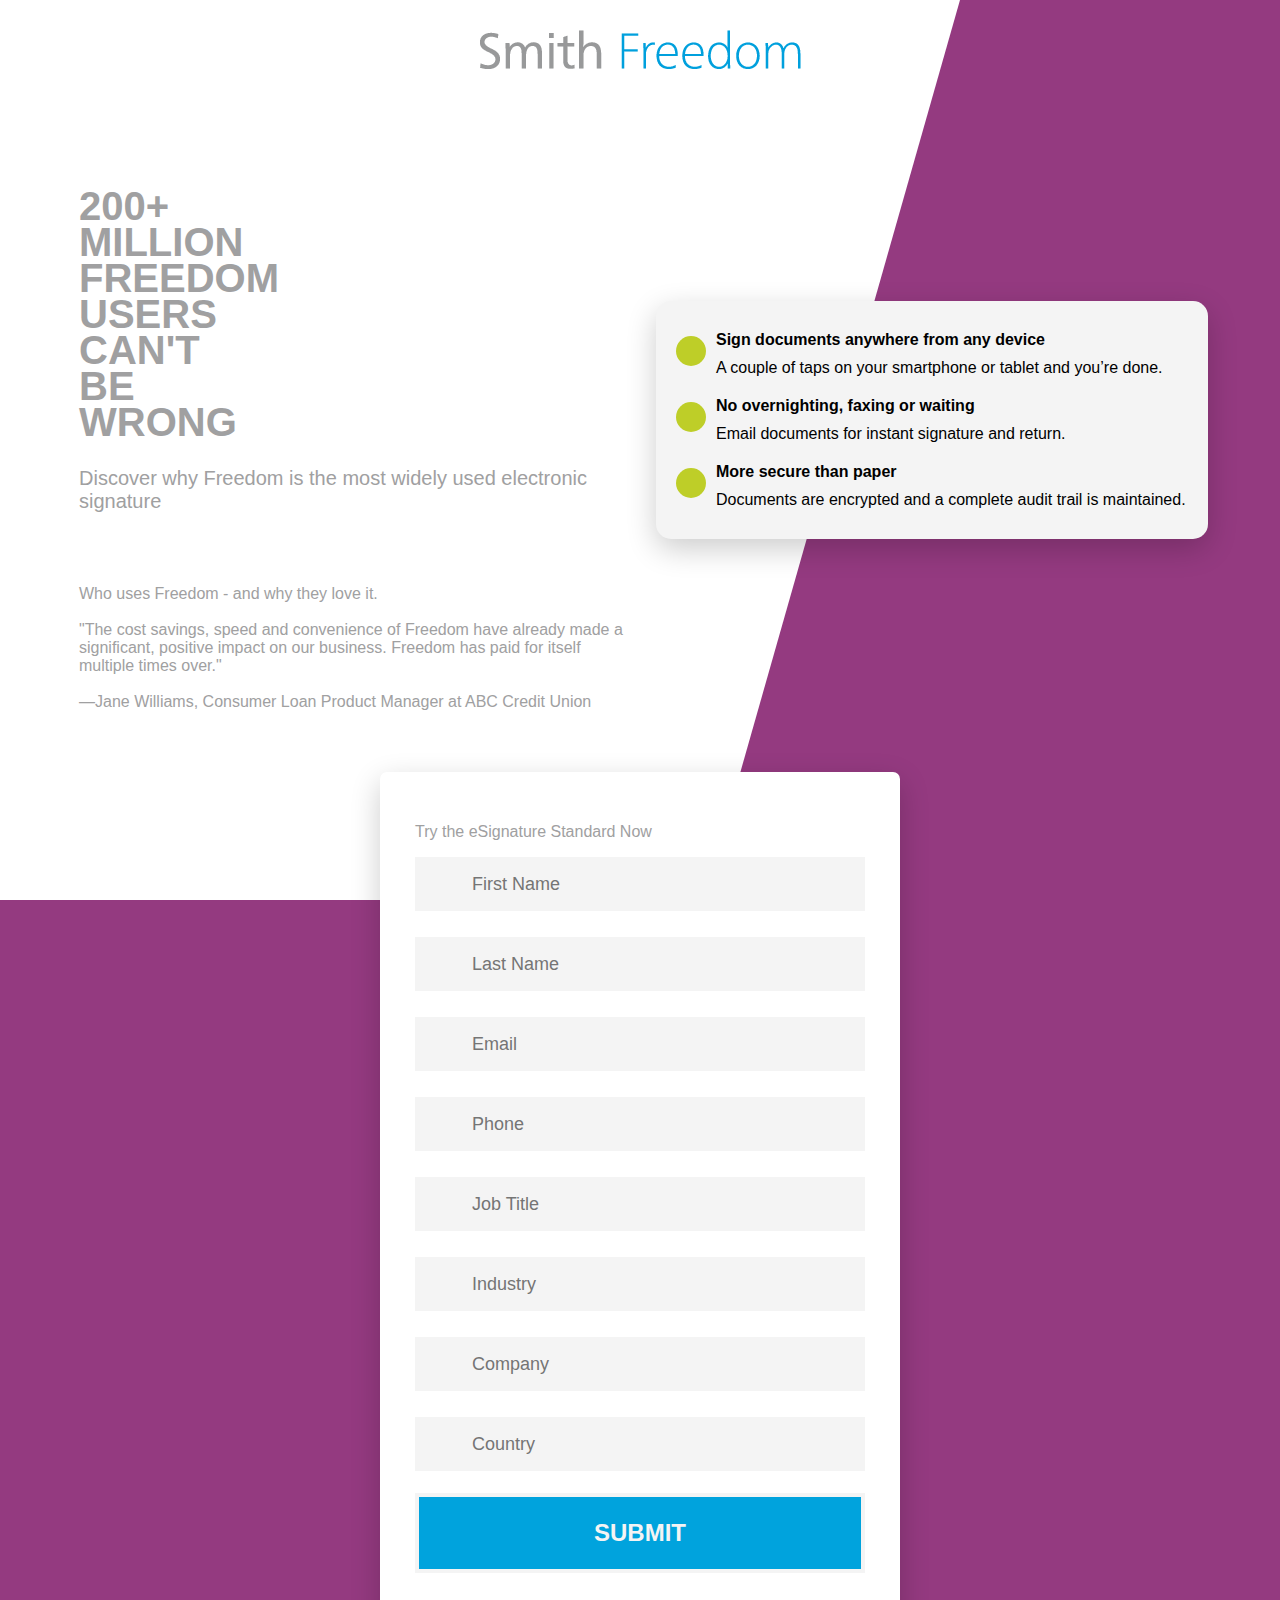
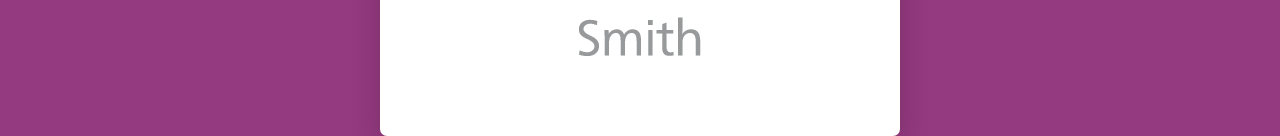
<file: index.html>
<html lang="en">
  <head>
    <meta charset="UTF-8" />
    <meta name="viewport" content="width=device-width, initial-scale=1.0" />
    <meta http-equiv="X-UA-Compatible" content="ie=edge" />
    <link rel="stylesheet" href="/css/main.css" />
    <title>Smith</title>
  </head>
  <body>
    <div id="bg"></div>

    <img
      id="hdrlogo"
      src="/assets/smith-freedom-logo.png"
      alt="Smith Freedom Logo"
    />

    <main>
      <section id="card">
        <ul>
          <li>
            <span></span>
            <strong>Sign documents anywhere from any device</strong><br />
            <b
              >A couple of taps on your smartphone or tablet and you’re done.</b
            >
          </li>
          <li>
            <span></span>
            <strong>No overnighting, faxing or waiting</strong><br />
            <b>Email documents for instant signature and return.</b>
          </li>
          <li>
            <span></span>
            <strong>More secure than paper</strong><br />
            <b
              >Documents are encrypted and a complete audit trail is
              maintained.</b
            >
          </li>
        </ul>
      </section>
      <section id="primary">
        <h1>
          200+ Million Freedom Users Can't Be Wrong
        </h1>
        <p id="subtext">
          Discover why Freedom is the most widely used electronic signature
        </p>
        <br /><br />
        <p>
          Who uses Freedom - and why they love it.<br /><br />
          "The cost savings, speed and convenience of Freedom have already made
          a significant, positive impact on our business. Freedom has paid for
          itself multiple times over."<br /><br />
          —Jane Williams, Consumer Loan Product Manager at ABC Credit Union
        </p>
      </section>

      <div id="form-main">
        <div id="form-div">
          <form class="form" id="form1">
            <p id="form-title">
              Try the eSignature Standard Now
            </p>
            <p class="name">
              <input
                name="firstname"
                type="text"
                class="validate[required,custom[onlyLetter],length[0,100]] feedback-input"
                placeholder="First Name"
                id="name"
              />
            </p>

            <p class="name">
              <input
                name="lastname"
                type="text"
                class="validate[required,custom[onlyLetter],length[0,100]] feedback-input"
                placeholder="Last Name"
                id="name"
              />
            </p>

            <p class="email">
              <input
                name="email"
                type="text"
                class="validate[required,custom[email]] feedback-input"
                id="email"
                placeholder="Email"
              />
            </p>

            <p class="phone">
              <input
                name="name"
                type="number"
                class="validate[required,custom[onlyLetter],length[0,100]] feedback-input"
                placeholder="Phone"
                id="phone"
              />
            </p>

            <p class="job">
              <input
                name="jobtitle"
                type="text"
                class="validate[required,custom[onlyLetter],length[0,100]] feedback-input"
                placeholder="Job Title"
                id="job"
              />
            </p>

            <p class="industry">
              <input
                name="industry"
                type="text"
                class="validate[required,custom[onlyLetter],length[0,100]] feedback-input"
                placeholder="Industry"
                id="industry"
              />
            </p>

            <p class="company">
              <input
                name="company"
                type="text"
                class="validate[required,custom[onlyLetter],length[0,100]] feedback-input"
                placeholder="Company"
                id="company"
              />
            </p>

            <p class="country">
              <input
                name="country"
                type="text"
                class="validate[required,custom[onlyLetter],length[0,100]] feedback-input"
                placeholder="Country"
                id="Country"
              />
            </p>

            <div class="submit">
              <input type="submit" value="SUBMIT" id="button-blue" />
              <div class="ease"></div>
            </div>
          </form>
          <div>
            <img id="ftrlogo" src="../assets/smith-logo.png" alt="Smith Logo" />
          </div>
        </div>
      </div>
    </main>
  </body>
</html>
</file>
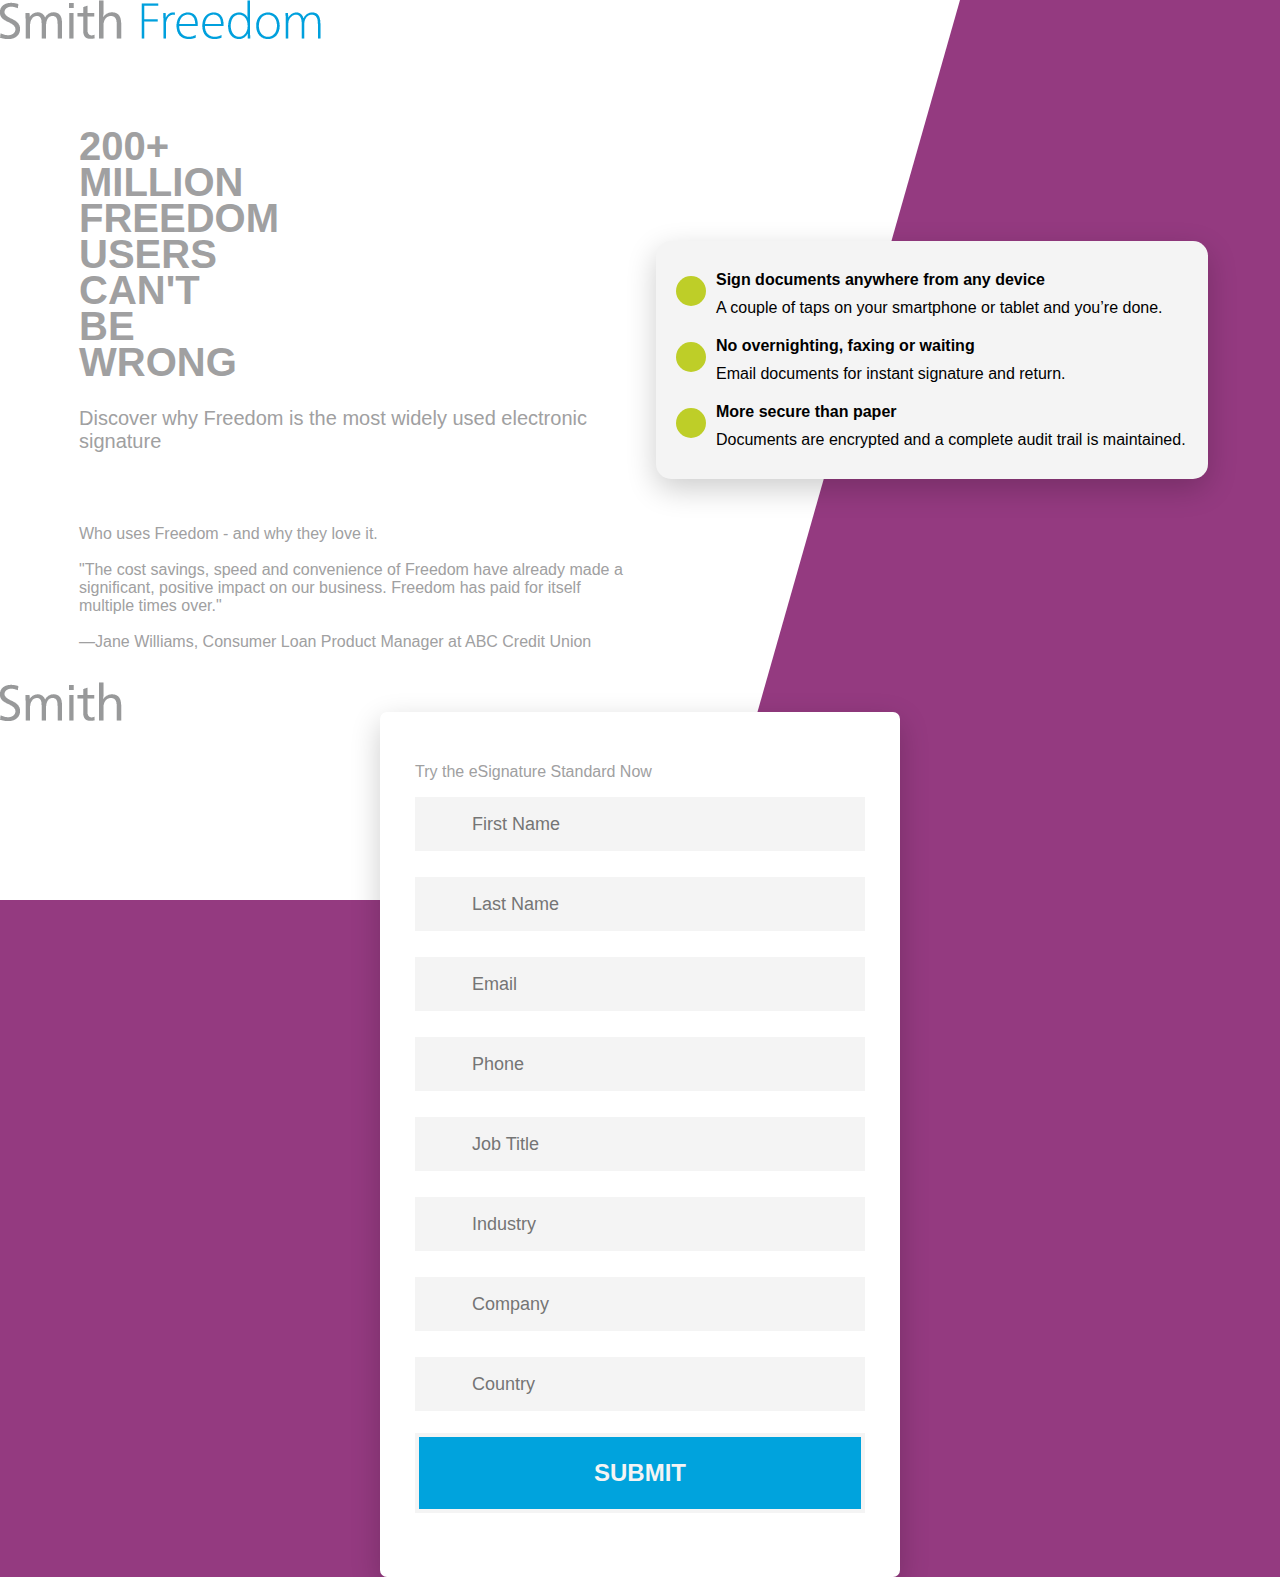
<file: docs/index.html>
<html lang="en">
  <head>
    <meta charset="UTF-8" />
    <meta name="viewport" content="width=device-width, initial-scale=1.0" />
    <meta http-equiv="X-UA-Compatible" content="ie=edge" />
    <link rel="stylesheet" href="/css/main.css" />
    <title>Smith</title>
  </head>
  <body>
    <div id="bg"></div>

    <img src="/assets/smith-freedom-logo.png" alt="Smith Freedom Logo" />

    <main>
      <section id="card">
        <ul>
          <li>
            <span></span>
            <strong>Sign documents anywhere from any device</strong><br />
            <b
              >A couple of taps on your smartphone or tablet and you’re done.</b
            >
          </li>
          <li>
            <span></span>
            <strong>No overnighting, faxing or waiting</strong><br />
            <b>Email documents for instant signature and return.</b>
          </li>
          <li>
            <span></span>
            <strong>More secure than paper</strong><br />
            <b
              >Documents are encrypted and a complete audit trail is
              maintained.</b
            >
          </li>
        </ul>
      </section>
      <section id="primary">
        <h1>
          200+ Million Freedom Users Can't Be Wrong
        </h1>
        <p id="subtext">
          Discover why Freedom is the most widely used electronic signature
        </p>
        <br /><br />
        <p>
          Who uses Freedom - and why they love it.<br /><br />
          "The cost savings, speed and convenience of Freedom have already made
          a significant, positive impact on our business. Freedom has paid for
          itself multiple times over."<br /><br />
          —Jane Williams, Consumer Loan Product Manager at ABC Credit Union
        </p>
      </section>
      <div>
        <img src="../assets/smith-logo.png" alt="Smith Logo" />
      </div>
      <div id="form-main">
        <div id="form-div">
          <form class="form" id="form1">
            <p id="form-title">
              Try the eSignature Standard Now
            </p>
            <p class="name">
              <input
                name="firstname"
                type="text"
                class="validate[required,custom[onlyLetter],length[0,100]] feedback-input"
                placeholder="First Name"
                id="name"
              />
            </p>

            <p class="name">
              <input
                name="lastname"
                type="text"
                class="validate[required,custom[onlyLetter],length[0,100]] feedback-input"
                placeholder="Last Name"
                id="name"
              />
            </p>

            <p class="email">
              <input
                name="email"
                type="text"
                class="validate[required,custom[email]] feedback-input"
                id="email"
                placeholder="Email"
              />
            </p>

            <p class="phone">
              <input
                name="name"
                type="number"
                class="validate[required,custom[onlyLetter],length[0,100]] feedback-input"
                placeholder="Phone"
                id="phone"
              />
            </p>

            <p class="job">
              <input
                name="jobtitle"
                type="text"
                class="validate[required,custom[onlyLetter],length[0,100]] feedback-input"
                placeholder="Job Title"
                id="job"
              />
            </p>

            <p class="industry">
              <input
                name="industry"
                type="text"
                class="validate[required,custom[onlyLetter],length[0,100]] feedback-input"
                placeholder="Industry"
                id="industry"
              />
            </p>

            <p class="company">
              <input
                name="company"
                type="text"
                class="validate[required,custom[onlyLetter],length[0,100]] feedback-input"
                placeholder="Company"
                id="company"
              />
            </p>

            <p class="country">
              <input
                name="country"
                type="text"
                class="validate[required,custom[onlyLetter],length[0,100]] feedback-input"
                placeholder="Country"
                id="Country"
              />
            </p>

            <div class="submit">
              <input type="submit" value="SUBMIT" id="button-blue" />
              <div class="ease"></div>
            </div>
          </form>
        </div>
      </div>
    </main>
  </body>
</html>
</file>
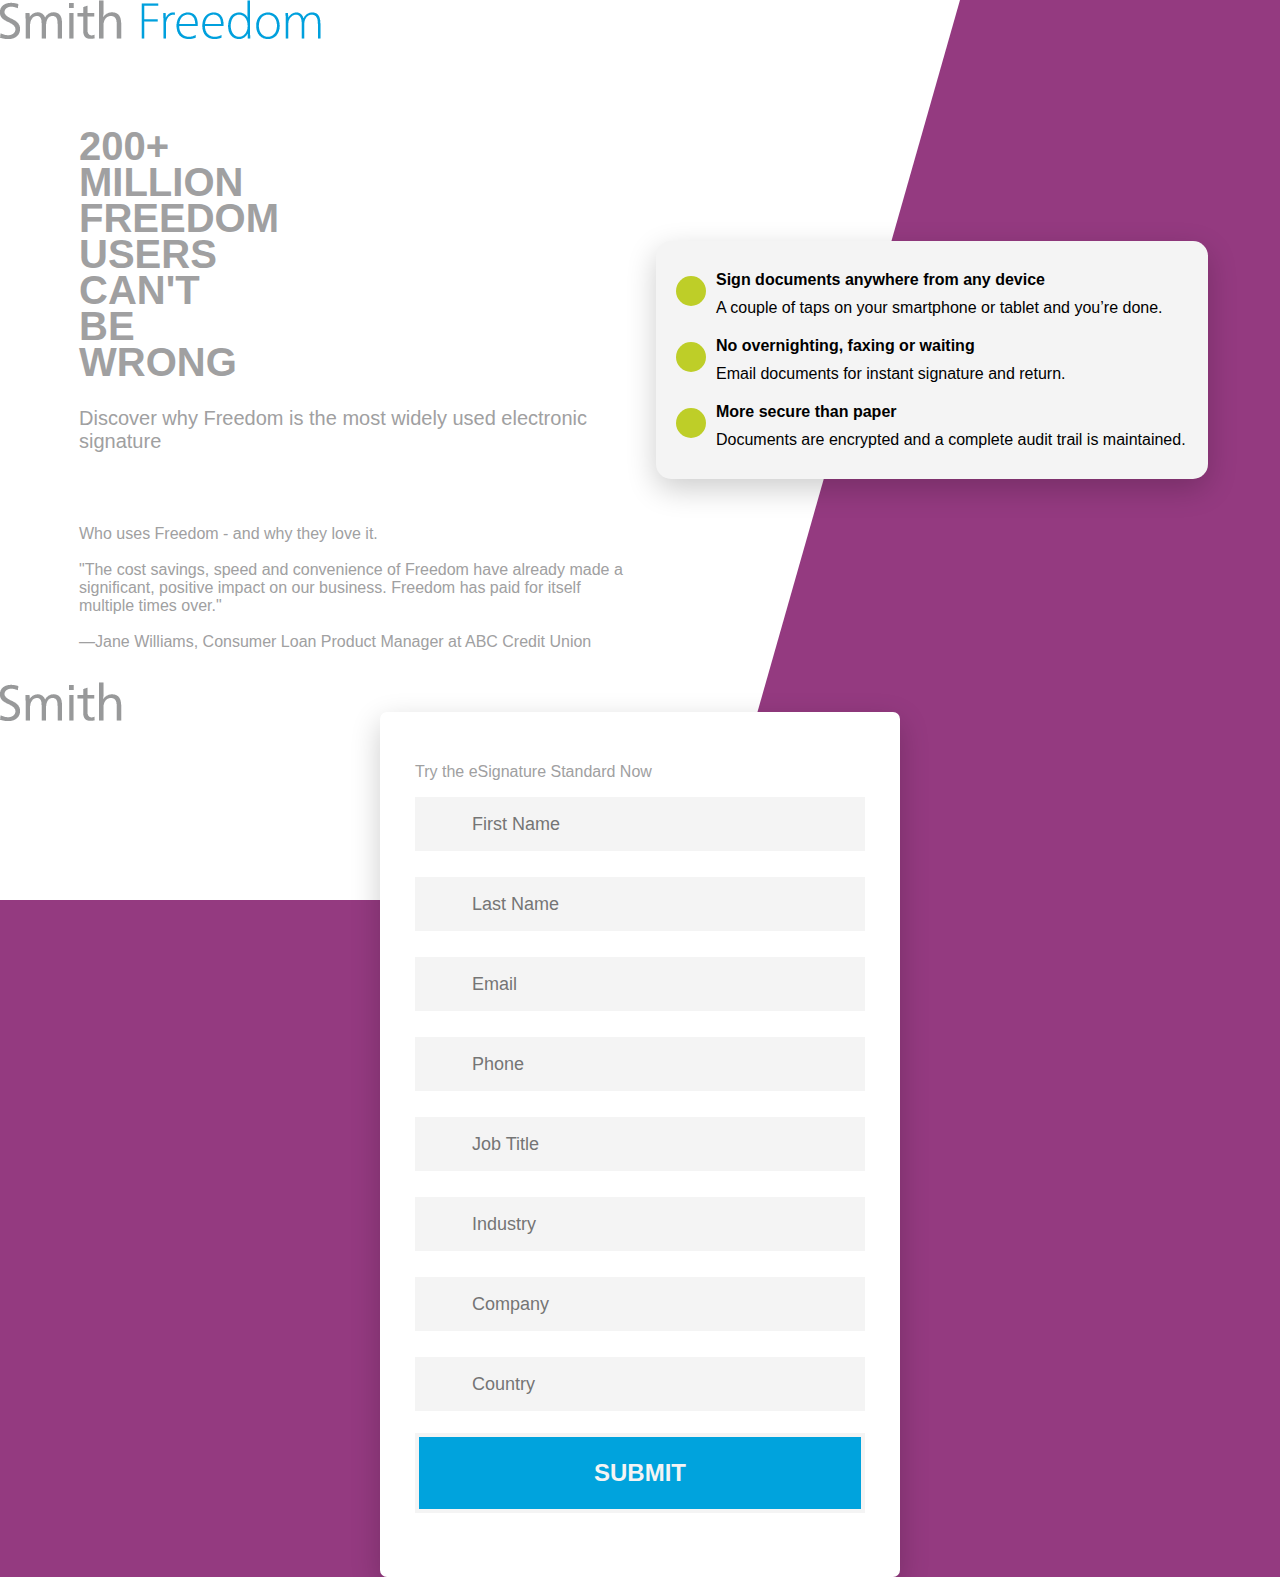
<file: main.html>
<html lang="en">
  <head>
    <meta charset="UTF-8" />
    <meta name="viewport" content="width=device-width, initial-scale=1.0" />
    <meta http-equiv="X-UA-Compatible" content="ie=edge" />
    <link rel="stylesheet" href="css/main.css" />
    <title>Document</title>
  </head>
  <body>
    <div id="bg"></div>

    <img src="../assets/smith-freedom-logo.png" alt="Smith Freedom Logo" />

    <main>
      <section id="card">
        <ul>
          <li>
            <span></span>
            <strong>Sign documents anywhere from any device</strong><br />
            <b
              >A couple of taps on your smartphone or tablet and you’re done.</b
            >
          </li>
          <li>
            <span></span>
            <strong>No overnighting, faxing or waiting</strong><br />
            <b>Email documents for instant signature and return.</b>
          </li>
          <li>
            <span></span>
            <strong>More secure than paper</strong><br />
            <b
              >Documents are encrypted and a complete audit trail is
              maintained.</b
            >
          </li>
        </ul>
      </section>
      <section id="primary">
        <h1>
          200+ Million Freedom Users Can't Be Wrong
        </h1>
        <p id="subtext">
          Discover why Freedom is the most widely used electronic signature
        </p>
        <br /><br />
        <p>
          Who uses Freedom - and why they love it.<br /><br />
          "The cost savings, speed and convenience of Freedom have already made
          a significant, positive impact on our business. Freedom has paid for
          itself multiple times over."<br /><br />
          —Jane Williams, Consumer Loan Product Manager at ABC Credit Union
        </p>
      </section>
      <div>
        <img src="../assets/smith-logo.png" alt="Smith Logo" />
      </div>
      <div id="form-main">
        <div id="form-div">
          <form class="form" id="form1">
            <p id="form-title">
              Try the eSignature Standard Now
            </p>
            <p class="name">
              <input
                name="firstname"
                type="text"
                class="validate[required,custom[onlyLetter],length[0,100]] feedback-input"
                placeholder="First Name"
                id="name"
              />
            </p>

            <p class="name">
              <input
                name="lastname"
                type="text"
                class="validate[required,custom[onlyLetter],length[0,100]] feedback-input"
                placeholder="Last Name"
                id="name"
              />
            </p>

            <p class="email">
              <input
                name="email"
                type="text"
                class="validate[required,custom[email]] feedback-input"
                id="email"
                placeholder="Email"
              />
            </p>

            <p class="phone">
              <input
                name="name"
                type="number"
                class="validate[required,custom[onlyLetter],length[0,100]] feedback-input"
                placeholder="Phone"
                id="phone"
              />
            </p>

            <p class="job">
              <input
                name="jobtitle"
                type="text"
                class="validate[required,custom[onlyLetter],length[0,100]] feedback-input"
                placeholder="Job Title"
                id="job"
              />
            </p>

            <p class="industry">
              <input
                name="industry"
                type="text"
                class="validate[required,custom[onlyLetter],length[0,100]] feedback-input"
                placeholder="Industry"
                id="industry"
              />
            </p>

            <p class="company">
              <input
                name="company"
                type="text"
                class="validate[required,custom[onlyLetter],length[0,100]] feedback-input"
                placeholder="Company"
                id="company"
              />
            </p>

            <p class="country">
              <input
                name="country"
                type="text"
                class="validate[required,custom[onlyLetter],length[0,100]] feedback-input"
                placeholder="Country"
                id="Country"
              />
            </p>

            <div class="submit">
              <input type="submit" value="SUBMIT" id="button-blue" />
              <div class="ease"></div>
            </div>
          </form>
        </div>
      </div>
    </main>
  </body>
</html>
</file>
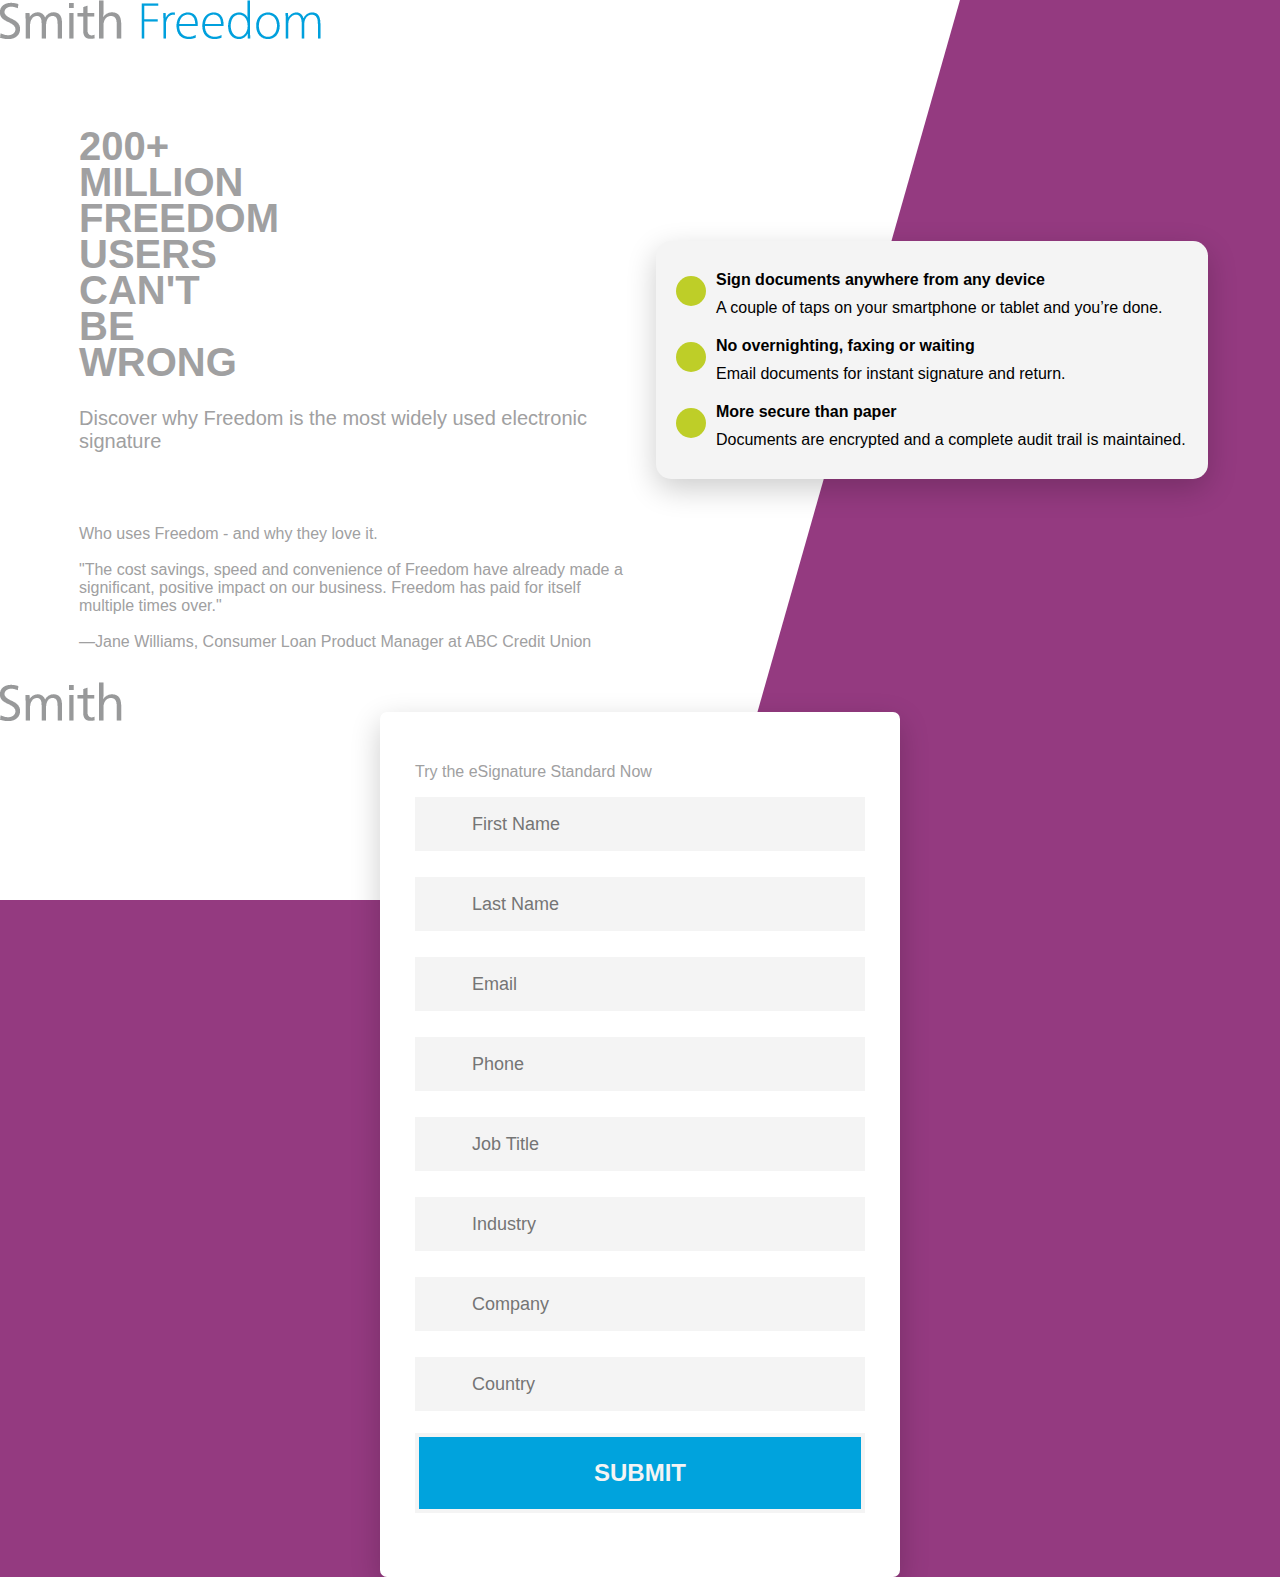
<file: docs/main.html>
<html lang="en">
  <head>
    <meta charset="UTF-8" />
    <meta name="viewport" content="width=device-width, initial-scale=1.0" />
    <meta http-equiv="X-UA-Compatible" content="ie=edge" />
    <link rel="stylesheet" href="/css/main.css" />
    <title>Document</title>
  </head>
  <body>
    <div id="bg"></div>

    <img src="/assets/smith-freedom-logo.png" alt="Smith Freedom Logo" />

    <main>
      <section id="card">
        <ul>
          <li>
            <span></span>
            <strong>Sign documents anywhere from any device</strong><br />
            <b
              >A couple of taps on your smartphone or tablet and you’re done.</b
            >
          </li>
          <li>
            <span></span>
            <strong>No overnighting, faxing or waiting</strong><br />
            <b>Email documents for instant signature and return.</b>
          </li>
          <li>
            <span></span>
            <strong>More secure than paper</strong><br />
            <b
              >Documents are encrypted and a complete audit trail is
              maintained.</b
            >
          </li>
        </ul>
      </section>
      <section id="primary">
        <h1>
          200+ Million Freedom Users Can't Be Wrong
        </h1>
        <p id="subtext">
          Discover why Freedom is the most widely used electronic signature
        </p>
        <br /><br />
        <p>
          Who uses Freedom - and why they love it.<br /><br />
          "The cost savings, speed and convenience of Freedom have already made
          a significant, positive impact on our business. Freedom has paid for
          itself multiple times over."<br /><br />
          —Jane Williams, Consumer Loan Product Manager at ABC Credit Union
        </p>
      </section>
      <div>
        <img src="../assets/smith-logo.png" alt="Smith Logo" />
      </div>
      <div id="form-main">
        <div id="form-div">
          <form class="form" id="form1">
            <p id="form-title">
              Try the eSignature Standard Now
            </p>
            <p class="name">
              <input
                name="firstname"
                type="text"
                class="validate[required,custom[onlyLetter],length[0,100]] feedback-input"
                placeholder="First Name"
                id="name"
              />
            </p>

            <p class="name">
              <input
                name="lastname"
                type="text"
                class="validate[required,custom[onlyLetter],length[0,100]] feedback-input"
                placeholder="Last Name"
                id="name"
              />
            </p>

            <p class="email">
              <input
                name="email"
                type="text"
                class="validate[required,custom[email]] feedback-input"
                id="email"
                placeholder="Email"
              />
            </p>

            <p class="phone">
              <input
                name="name"
                type="number"
                class="validate[required,custom[onlyLetter],length[0,100]] feedback-input"
                placeholder="Phone"
                id="phone"
              />
            </p>

            <p class="job">
              <input
                name="jobtitle"
                type="text"
                class="validate[required,custom[onlyLetter],length[0,100]] feedback-input"
                placeholder="Job Title"
                id="job"
              />
            </p>

            <p class="industry">
              <input
                name="industry"
                type="text"
                class="validate[required,custom[onlyLetter],length[0,100]] feedback-input"
                placeholder="Industry"
                id="industry"
              />
            </p>

            <p class="company">
              <input
                name="company"
                type="text"
                class="validate[required,custom[onlyLetter],length[0,100]] feedback-input"
                placeholder="Company"
                id="company"
              />
            </p>

            <p class="country">
              <input
                name="country"
                type="text"
                class="validate[required,custom[onlyLetter],length[0,100]] feedback-input"
                placeholder="Country"
                id="Country"
              />
            </p>

            <div class="submit">
              <input type="submit" value="SUBMIT" id="button-blue" />
              <div class="ease"></div>
            </div>
          </form>
        </div>
      </div>
    </main>
  </body>
</html>
</file>
<file: css/main.css>
body,
html {
  height: 100%;
}

body {
  font-family: 'Open Sans', sans-serif;
  background-color: #943a80;
  margin: 0;
}
body #bg {
  clip-path: polygon(100% 0, 100% 77%, 33% 100%, 0 100%, 0 0);
  background-color: #ffffff;
  width: 100%;
  height: 100%;
  position: absolute;
  z-index: -1;
}
@media (min-width: 840px) {
  body #bg {
    clip-path: polygon(0 0, 75% 0, 55% 100%, 0% 100%);
  }
}

@media (max-width: 640px) {
  body #bg {
    clip-path: polygon(0 0, 100% 0, 100% 100%, 0% 100%);
  }
}
body img#hdrlogo {
  display: block;
  margin-left: auto;
  margin-right: auto;
  padding: 30px 0;
}

body img#ftrlogo {
  display: block;
  margin-left: auto;
  margin-right: auto;
  padding: 30px 0;
}
@media (min-width: 840px) {
  main {
    display: grid;
    grid-template-columns: 50% auto;
    grid-template-areas: 'primary card';
  }
}

main section#card {
  background: #f4f4f4;
  padding: 20px;
  margin: 1em auto;
  border-radius: 15px;
  box-shadow: 0 10px 30px rgba(0, 0, 0, 0.2);
  width: 80%;
}
@media (min-width: 840px) {
  main section#card {
    grid-area: card;
    height: fit-content;
    align-self: center;
    margin: 1em;
  }
}
main section#card ul {
  list-style-type: none;
  margin: 0;
  padding: 0;
}
main section#card ul li {
  margin-bottom: 10px;
}
main section#card ul li span {
  position: absolute;
  width: 30px;
  height: 30px;
  background-color: #bece28;
  border-radius: 50%;
  margin-right: 10px;
  margin-top: 15px;
}
main section#card ul li strong {
  display: inline-block;
  margin-left: 40px;
  margin-top: 10px;
}

main section#card ul li b {
  display: inline-block;
  font-weight: 400;
  margin-left: 40px;
  margin-top: 10px;
}

main section#primary {
  color: #a0a0a1;
  padding: 15px;
  text-align: center;
}
@media (min-width: 840px) {
  main section#primary {
    grid-area: primary;
    text-align: left;
    margin: 4em 0 0 4em;
  }
}
main section#primary h1 {
  font-size: 3em;
  margin-top: 10px;
  text-transform: uppercase;
}
@media (min-width: 840px) {
  main section#primary h1 {
    width: 30%;
    font-size: 2.5em;
    line-height: 0.9em;
  }
}
main section#primary p#subtext {
  font-size: 1.25em;
}
main section#primary p {
  font-size: 1em;
}

@media (min-width: 840px) {
  main section#primary a {
    display: inline-block;
    padding: 15px 60px;
  }
}

#feedback-page {
  text-align: center;
}

#form-main {
  width: 100%;
  float: left;
  padding-top: 0px;
}

#form-title {
  color: #a0a0a1;
}

#form-div {
  background-color: rgba(255, 255, 255, 1);
  box-shadow: 0 10px 30px rgba(0, 0, 0, 0.2);
  padding-left: 35px;
  padding-right: 35px;
  padding-top: 35px;
  padding-bottom: 50px;
  width: 450px;
  float: left;
  left: 50%;
  position: absolute;
  margin-top: 30px;
  margin-left: -260px;
  -moz-border-radius: 7px;
  -webkit-border-radius: 7px;
}

.feedback-input {
  color: #a0a0a1;
  font-family: Helvetica, Arial, sans-serif;
  font-weight: 500;
  font-size: 18px;
  border-radius: 0;
  line-height: 22px;
  background-color: #f4f4f4;
  padding: 13px 13px 13px 54px;
  margin-bottom: 10px;
  width: 100%;
  -webkit-box-sizing: border-box;
  -moz-box-sizing: border-box;
  -ms-box-sizing: border-box;
  box-sizing: border-box;
  border: 3px solid rgba(0, 0, 0, 0);
}

.feedback-input:focus {
  background: #fff;
  box-shadow: 0;
  border: 3px solid #00a3dd;
  color: #00a3dd;
  outline: none;
  padding: 13px 13px 13px 54px;
}

.focused {
  color: #00a3dd;
  border: #00a3dd solid 3px;
}

textarea {
  width: 100%;
  height: 150px;
  line-height: 150%;
  resize: vertical;
}

input:hover,
textarea:hover,
input:focus,
textarea:focus {
  background-color: white;
}

#button-blue {
  font-family: 'Montserrat', Arial, Helvetica, sans-serif;
  float: left;
  width: 100%;
  border: #f4f4f4 solid 4px;
  cursor: pointer;
  background-color: #00a3dd;
  color: #f4f4f4;
  font-size: 24px;
  padding-top: 22px;
  padding-bottom: 22px;
  -webkit-transition: all 0.3s;
  -moz-transition: all 0.3s;
  transition: all 0.3s;
  margin-top: -4px;
  font-weight: 700;
}

#button-blue:hover {
  background-color: rgba(0, 0, 0, 0);
  color: #0057b8;
}

.submit:hover {
  color: #0057b8;
}

.ease {
  width: 0px;
  height: 74px;
  background-color: #f4f4f4;
  -webkit-transition: 0.3s ease;
  -moz-transition: 0.3s ease;
  -o-transition: 0.3s ease;
  -ms-transition: 0.3s ease;
  transition: 0.3s ease;
}

.submit:hover .ease {
  width: 100%;
  background-color: #f4f4f4;
}

@media only screen and (max-width: 640px) {
  #form-div {
    left: 3%;
    margin-right: 3%;
    width: 88%;
    margin-left: 0;
    padding-left: 3%;
    padding-right: 3%;
  }
}
</file>
